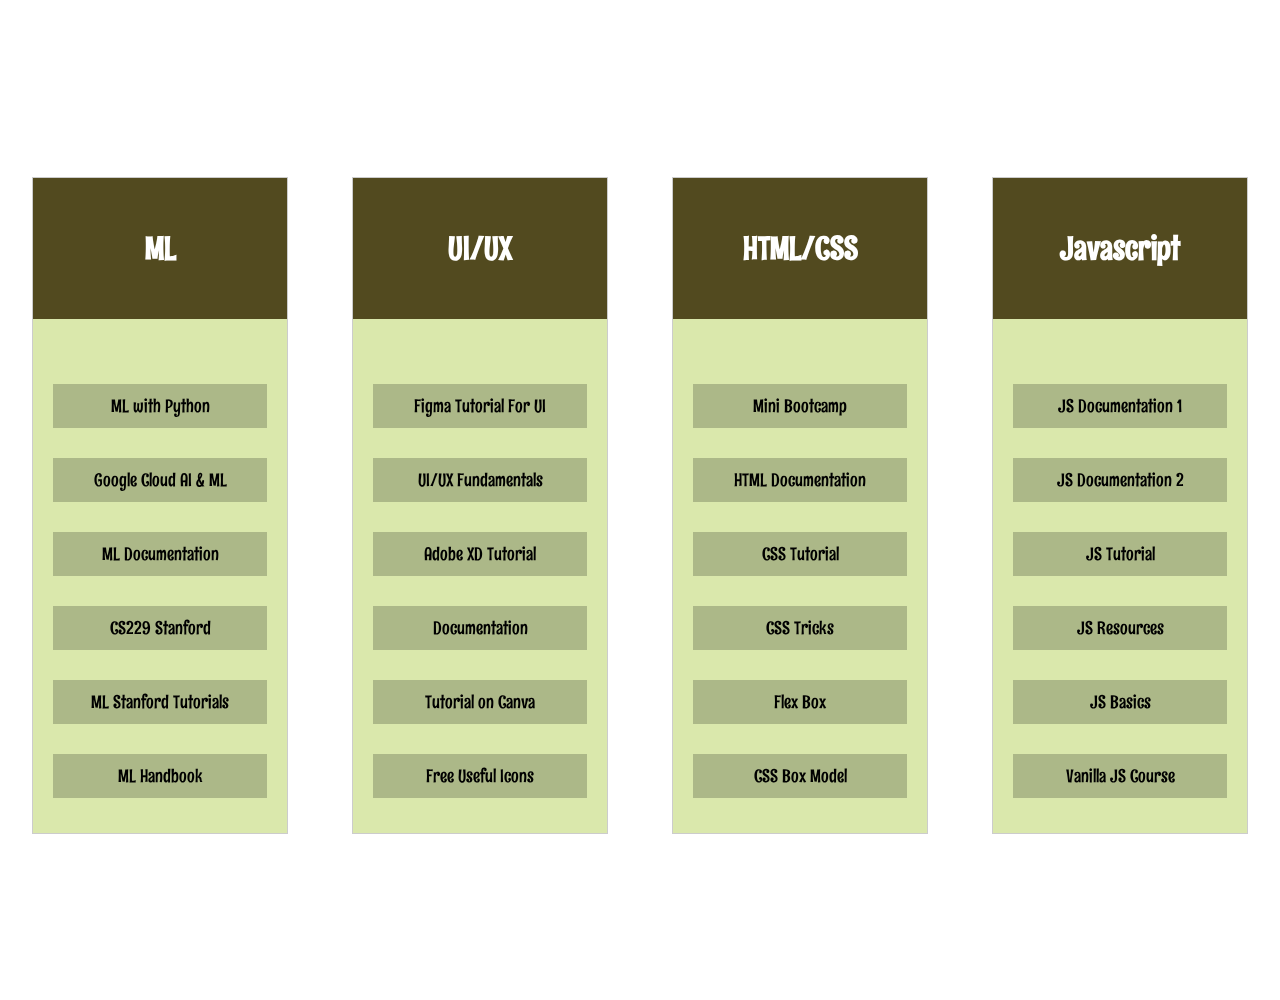
<file: BCHacksResourcePage.html>
<!DOCTYPE html>

<html>

<head>
  <meta charset="UTF-8">
  <meta name="viewport" content="width=device-width, initial-scale=1.0">
  <link rel="stylesheet" href="resource_style.css">
  <title>Resources For Hackers</title>
</head>

<body>
  <div class="container">
    <div class="heading">
      <h1>Resources For Hackers</h1>
    </div>
    <div class="row">
      <div class="card">
        <div class="card-header">
          <h1>ML</h1>
        </div>
        <div class="card-body">
          <p>
            <a href="https://www.freecodecamp.org/learn/machine-learning-with-python/" class="btn">ML with Python</a>
            <a href="https://cloud.google.com/products/ai" class="btn">Google Cloud AI & ML </a>   
            <a href="https://ml-cheatsheet.readthedocs.io/en/latest/" class="btn">ML Documentation</a>   
            <a href="https://youtube.com/playlist?list=PLoROMvodv4rMiGQp3WXShtMGgzqpfVfbU" class="btn">CS229 Stanford</a>   
            <a href="https://youtube.com/playlist?list=PL4YhK0pT0ZhVf4nIsEjcRT5K47K7WH76P" class="btn">ML Stanford Tutorials</a>  
            <a href="https://marthawhite.github.io/mlcourse/notes.pdf" class="btn">ML Handbook</a>    
          </p>
        </div>
      </div>
      <div class="card">
        <div class="card-header">
          <h1>UI/UX</h1>
        </div>
        <div class="card-body">
          <p>
            <a href="https://youtu.be/jwCmIBJ8Jtc" class="btn">Figma Tutorial For UI</a>
            <a href="https://scrimba.com/learn/design" class="btn">UI/UX Fundamentals</a>
            <a href="https://youtu.be/68w2VwalD5w" class="btn">Adobe XD Tutorial</a>
            <a href="https://konceptapp.com/blog/essential-tips-for-creating-great-ux-documentation/" class="btn">Documentation</a>
            <a href="https://designschool.canva.com/tutorials/" class="btn">Tutorial on Canva</a>
            <a href="https://icon-icons.com/" class="btn">Free Useful Icons</a>
          </p>
        </div>
      </div>
      <div class="card">
        <div class="card-header">
          <h1>HTML/CSS</h1>
        </div>
        <div class="card-body">
          <p>
            <a href="https://www.freecodecamp.org/news/html-css-11-hour-course/" class="btn">Mini Bootcamp</a>
            <a href="https://www.w3schools.com/html/" class="btn">HTML Documentation</a>
            <a href=" https://youtu.be/1Rs2ND1ryYc" class="btn">CSS Tutorial</a>
            <a href="https://css-tricks.com/" class="btn">CSS Tricks</a>
            <a href="https://twitter.com/DThompsonDev/status/1479411773610598406?s=20&t=Revx6auP-974uzcoC2V9cg" class="btn">Flex Box</a>
            <a href="https://twitter.com/Prathkum/status/1479797429838835713/photo/1" class="btn">CSS Box Model</a>
          </p>
        </div>
      </div>
      <div class="card">
        <div class="card-header">
          <h1>Javascript</h1>
        </div>
        <div class="card-body">
          <p>
            <a href="https://developer.mozilla.org/en-US/docs/Web/JavaScript" class="btn">JS Documentation 1</a>
            <a href="https://www.w3schools.com/js/" class="btn">JS Documentation 2</a>
            <a href="https://scrimba.com/learn/learnjavascript" class="btn">JS Tutorial</a>
            <a href="https://www.java5cript.com/" class="btn">JS Resources</a>
            <a href="https://youtu.be/W6NZfCO5SIk" class="btn">JS Basics</a>
            <a href="https://youtu.be/3PHXvlpOkf4" class="btn">Vanilla JS Course</a>
          </p>
        </div>
      </div>
    </div>
  </div>
</body>

</html>
</file>
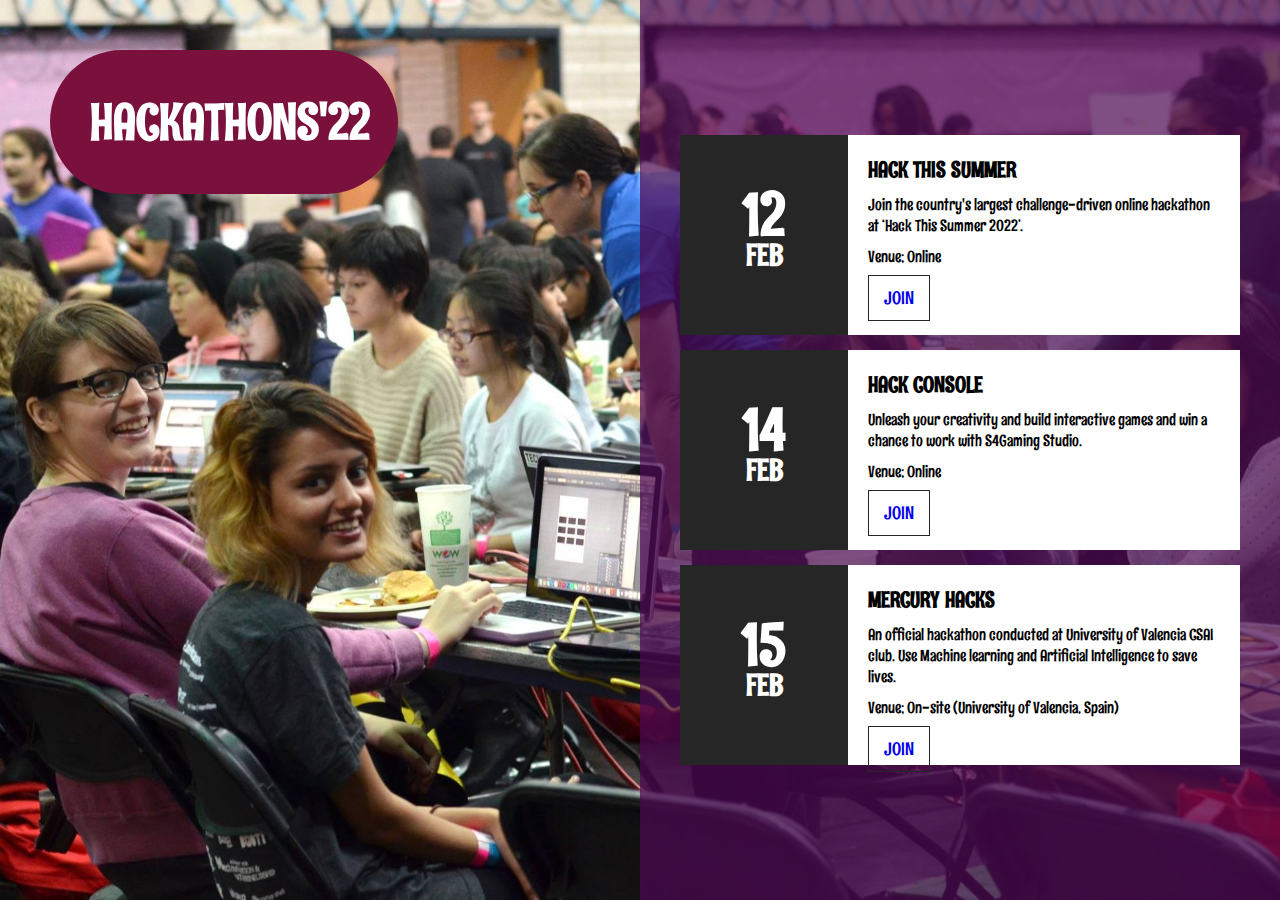
<file: HackathonsPage.html>
<!DOCTYPE html>
<html lang="en">
   
<head>
    <link rel="stylesheet" href="HackathonsPage.css">
</head>
    
   
<body>
    <section>
        <div class="leftBox">
            <div class="content">
                <h1>
                    HACKATHONS'22
                </h1>
                    
            </div>
        </div>
   
        <div class="events">
            <ul>
                <li>
                    <div class="time">
                        <h2>
                            12 <br><span>FEB</span>
                        </h2>
                    </div>
                    <div class="details">
                        <h3>
                            HACK THIS SUMMER
                        </h3>
                        <p> 
                            Join the country's largest challenge-driven online hackathon at ‘Hack This Summer 2022’.
                        </p>
                        <p>Venue; Online</p>
                        <a href="input2.html">JOIN</a>
                    </div>
                    <div style="clear: both;"></div>
                </li>
   
                <li>
                    <div class="time">
                        <h2>
                            14<br><span>FEB</span>
                        </h2>
                    </div>
                    <div class="details">
                        <h3>
                            HACK CONSOLE
                        </h3>
                        <p>
                            Unleash your creativity and build interactive games and win a chance to work with S4Gaming Studio.
                        </p>
                        <p>Venue; Online</p>
                        <a href="input2.html">JOIN</a>
                    </div>
                    <div style="clear:both;"></div>
                </li>
   
                <li>
                    <div class="time">
                        <h2>
                            15<br><span>FEB</span>
                        </h2>
                    </div>
                    <div class="details">
                        <h3>
                            MERCURY HACKS
                        </h3>
                        <p>
                            An official hackathon conducted at University of Valencia CSAI club. Use Machine learning and Artificial Intelligence to save lives.
                        </p>

                        <p>Venue; On-site (University of Valencia, Spain)</p>
                        <a href="input2.html">JOIN</a>
                    </div>
                    <div style="clear:both;"></div>
                </li>
            </ul>
        </div>
    </section>
</body>
   
</html>
</file>
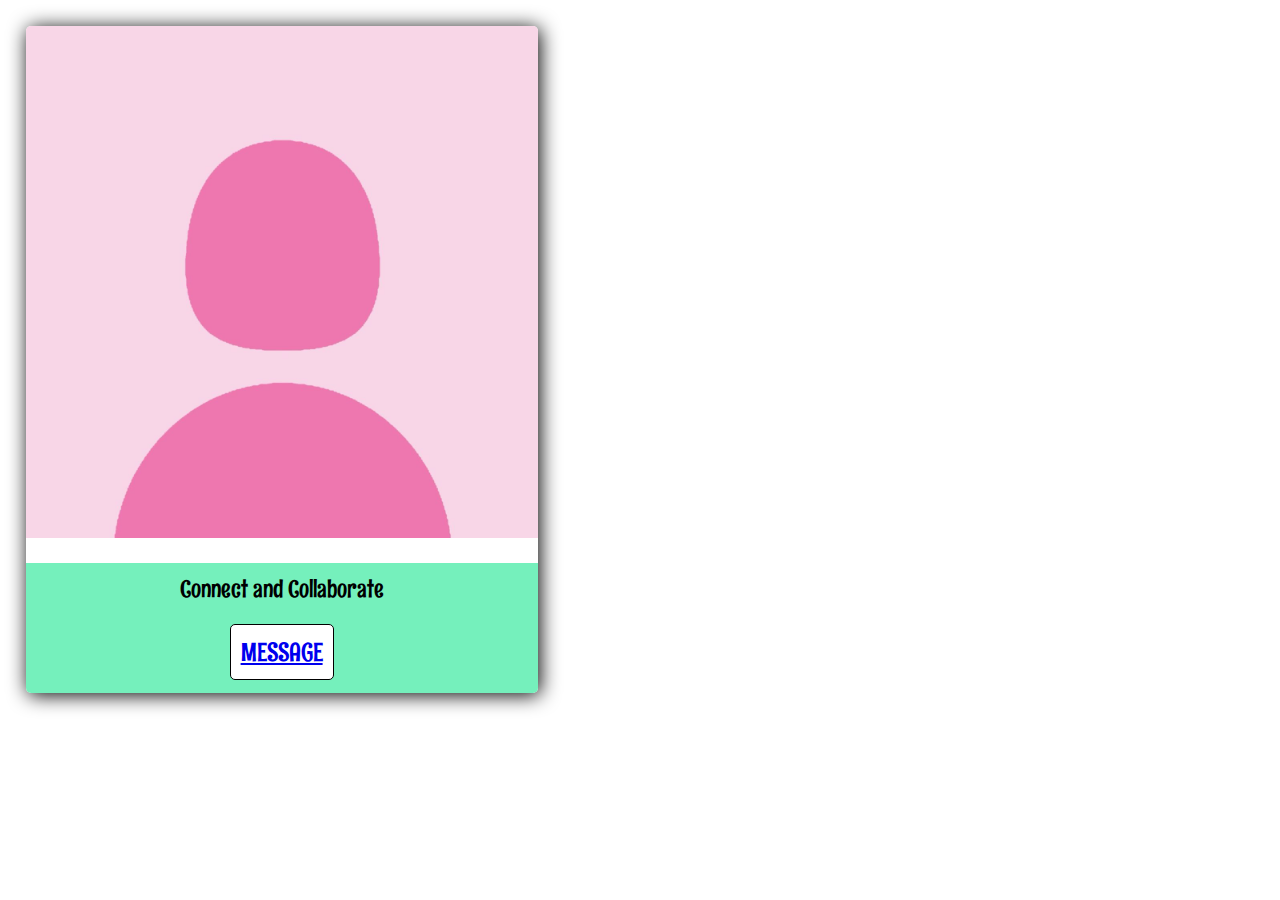
<file: ProfilePage.html>
<!DOCTYPE html>
<html>


<style type="text/css">
@import url('https://fonts.googleapis.com/css2?family=Rum+Raisin&family=Yanone+Kaffeesatz&display=swap');

*{
  
 margin: 0px;
 padding: 0px;
 font-family: 'Rum Raisin', sans-serif;

}

 section {
     
     width: 100%;
     min-height: 100%;
     background-image: url("https://cdn.kqed.org/wp-content/uploads/sites/23/2020/03/iStock-826217148-1020x680.jpg");
    background-size: cover;
    background-position: center center;
  }



.card{
     width: 40%;
     display: inline-block;
     box-shadow: 2px 2px 20px black;
     border-radius: 5px; 
     margin: 2%;
     
    }

.image img{
  width: 100%;
  
  border-top-right-radius: 5px;
  border-top-left-radius: 5px;
  

 
 }

.title{
 
  text-align: center;
  padding: 10px;
  
 }

h1{
  font-size: 34px;
 }

.des{
  padding: 3px;
  font-size:24px;
  text-align: center;
 
  padding-top: 10px;
        border-bottom-right-radius: 5px;
  border-bottom-left-radius: 5px;
}
button{
    font-size: 26px;
  margin-top: 20px;
  margin-bottom: 10px;
  background-color: white;
  border: 1px solid black;
  border-radius: 5px;
  padding:10px;
}
button:hover{
  background-color: rgb(224, 183, 49);
  color: white;
  transition: .5s;
  cursor: pointer;
}

</style>


<body>

<div class="main">
<section>



<div class="card">

<div class="image">
    <img src="Pink.jpg">
</div>
<div class="title">

 
</div>
<div class="des" style="background-color:#72f0bbfa;">
 <p>Connect and Collaborate</p>
<button><a href="#">MESSAGE</a></button>
</div>
</div>



</section>
</div>

</body>
</html>
</file>
<file: resource_style.css>
@import url('https://fonts.googleapis.com/css2?family=Rum+Raisin&family=Yanone+Kaffeesatz&display=swap');
* {
    padding: 0;
    margin: 0;
    box-sizing: border-box;
  }
  
  body {
    font-family: 'Rum Raisin', sans-serif;
    
  }
  
  .container {
    width: 100%;
    margin: 50px auto;
    height: 100vh;
    background: url('https://teachersinspired.com/wp-content/uploads/2020/02/backpacklibrary.jpg');
    background-size: cover;
    background-position: center center;
    }

  .heading {
    text-align: center;
    font-size: 30px;
    margin-bottom: 50px;
    color: white;
  }
  
  .row {
    background-color: rgba(255, 255, 255, .15);  
    backdrop-filter: blur(8px);
    display: flex;
    flex-direction: row;
    justify-content: space-around;
    flex-flow: wrap;
  }
  
  .card {
    width: 20%;
    background: #DAE8AC;
    border: 1px solid #ccc;
    margin-bottom: 50px;
    transition: 0.3s;
  }
  
  .card-header {
    text-align: center;
    padding: 50px 10px;
    background:#524A1F;
    color: #fff;
  }
  
  .card-body {
    padding: 35px 20px;
    text-align: center;
    font-size: 18px;
    

  }
  
  .card-body .btn {
    display: block;
    color: #000000;
    text-align: center;
    background: #ACB888;
    margin-top: 30px;
    text-decoration: none;
    padding: 10px 5px;
  }
  
  .card:hover {
    transform: scale(1.05);
    box-shadow: 0 0 40px -10px rgba(0, 0, 0, 0.25);
  }
  
  @media screen and (max-width: 1000px) {
    .card {
      width: 40%;
    }
  }
  
  @media screen and (max-width: 620px) {
    .container {
      width: 100%;
    }
  
    .heading {
      padding: 20px;
      font-size: 15px;
    }
  
    .card {
      width: 80%;
    }
  }
</file>
<file: HackathonsPage.css>
@import url('https://fonts.googleapis.com/css2?family=Rum+Raisin&family=Yanone+Kaffeesatz&display=swap');



        /* Styling the body */
        body {
            margin: 0;
            padding: 0;
            
            font-family: 'Rum Raisin', sans-serif;
        }
           
        /* Styling section, giving background
            image and dimensions */
        section {
            width: 100%;
            height: 100vh;
            background: 
 url('hackathons4.jpg');
            background-size: cover;
        }
           
        /* Styling the left floatig section */
        section .leftBox {
            width: 35%;
            height: 100%;
            float: left;
            padding: 50px;
            box-sizing: border-box;
        }
           
        /* Styling the background of 
            left floatig section */
        section .leftBox .content {
            color: #fff;
            background: rgba(0, 0, 0, 0.5);
            padding: 40px;
            transition: .5s;
        }
           
        /* Styling the hover effect  
            of left floatig section */
        section .leftBox .content {
            background: #7A103C;
            border-radius: 83px;
        }
           
        /* Styling the header of left 
            floating section */
        section .leftBox .content h1 {
            margin: 0;
            padding: 0;
            font-size: 50px;
            text-transform: uppercase;
        }
           
        /* Styling the paragraph of 
            left floating section */
        section .leftBox .content p {
            margin: 10px 0 0;
            padding: 0;
        }
           
        /* Styling the three events section */
        section .events {
            position: relative;
            width: 50%;
            height: 100%;
            background: rgba(76, 9, 82, 0.719);
            float: right;
            box-sizing: border-box;
        }
           
        /* Styling the links of 
        the events section */
        section .events ul {
            position: absolute;
            top: 50%;
            transform: translateY(-50%);
            margin: 0;
            padding: 40px;
            box-sizing: border-box;
        }
           
        /* Styling the lists of the event section */
        section .events ul li {
            list-style: none;
            background: #fff;
            box-sizing: border-box;
            height: 200px;
            margin: 15px 0;
        }
           
        /* Styling the time class of events section */
        section .events ul li .time {
            position: relative;
            padding: 20px;
            background: #262626;
            box-sizing: border-box;
            width: 30%;
            height: 100%;
            float: left;
            text-align: center;
            transition: .5s;
        }
           
        /* Styling the hover effect
            of events section */
        section .events ul li:hover .time {
            background: #54243F;
        }
           
        /* Styling the header of time 
            class of events section */
        section .events ul li .time h2 {
            position: absolute;
            margin: 0;
            padding: 0;
            top: 50%;
            left: 50%;
            transform: translate(-50%, -50%);
            color: #fff;
            font-size: 60px;
            line-height: 30px;
        }
           
        /* Styling the texts of time 
        class of events section */
        section .events ul li .time h2 span {
            font-size: 30px;
        }
           
        /* Styling the details 
        class of events section */
        section .events ul li .details {
            padding: 20px;
            background: #fff;
            box-sizing: border-box;
            width: 70%;
            height: 100%;
            float: left;
        }
           
        /* Styling the header of the 
        details class of events section */
        section .events ul li .details h3 {
            position: relative;
            margin: 0;
            padding: 0;
            font-size: 22px;
        }
           
        /* Styling the lists of details 
        class of events section */
        section .events ul li .details p {
            position: relative;
            margin: 10px 0 0;
            padding: 0;
            font-size: 16px;
        }
           
        /* Styling the links of details
        class of events section */
        section .events ul li .details a {
            display: inline-block;
            text-decoration: none;
            padding: 10px 15px;
            border: 1.5px solid #262626;
            margin-top: 8px;
            font-size: 18px;
            transition: .5s;
        }
           
        /* Styling the details class's hover effect */
        section .events ul li .details a:hover {
            background: #520a28;
            color: #fff;
            border-color: #520a28;
        }
</file>
